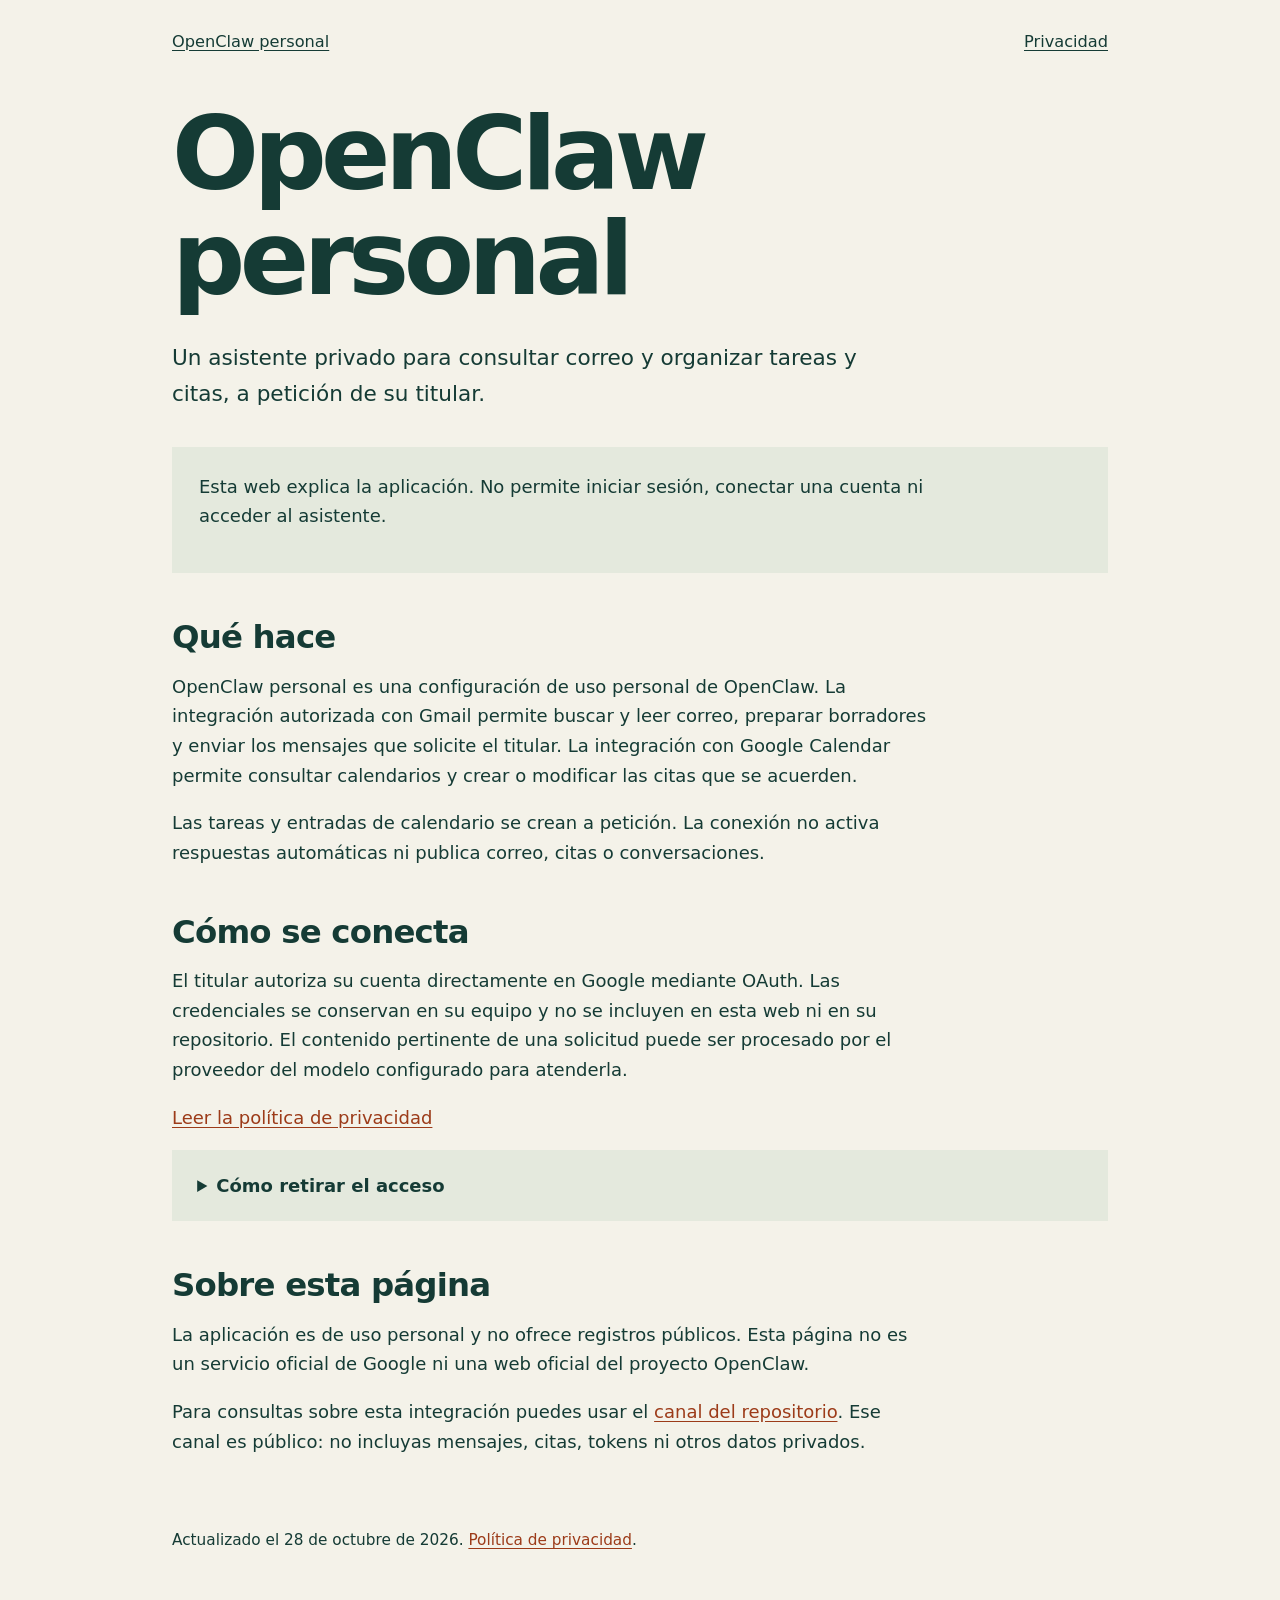
<file: index.html>
<!doctype html>
<html lang="es"><head><meta charset="utf-8"><meta name="viewport" content="width=device-width,initial-scale=1"><meta name="robots" content="noindex,nofollow,noarchive"><meta name="referrer" content="no-referrer"><title>OpenClaw personal — Información de la aplicación</title><meta name="description" content="Información sobre un asistente personal de uso privado y su integración con Gmail y Google Calendar."><link rel="stylesheet" href="style.css"><link rel="icon" href="data:,"></head><body>
<nav aria-label="Navegación"><a href="./" aria-current="page">OpenClaw personal</a><a href="privacy.html">Privacidad</a></nav>
<main><h1>OpenClaw<br>personal</h1><p class="intro">Un asistente privado para consultar correo y organizar tareas y citas, a petición de su titular.</p>
<div class="notice"><p>Esta web explica la aplicación. No permite iniciar sesión, conectar una cuenta ni acceder al asistente.</p></div>
<section><h2>Qué hace</h2><p>OpenClaw personal es una configuración de uso personal de OpenClaw. La integración autorizada con Gmail permite buscar y leer correo, preparar borradores y enviar los mensajes que solicite el titular. La integración con Google Calendar permite consultar calendarios y crear o modificar las citas que se acuerden.</p><p>Las tareas y entradas de calendario se crean a petición. La conexión no activa respuestas automáticas ni publica correo, citas o conversaciones.</p></section>
<section><h2>Cómo se conecta</h2><p>El titular autoriza su cuenta directamente en Google mediante OAuth. Las credenciales se conservan en su equipo y no se incluyen en esta web ni en su repositorio. El contenido pertinente de una solicitud puede ser procesado por el proveedor del modelo configurado para atenderla.</p><p><a href="privacy.html">Leer la política de privacidad</a></p>
<details><summary>Cómo retirar el acceso</summary><p>En tu cuenta de Google, abre <a href="https://myaccount.google.com/connections">Conexiones con aplicaciones y servicios de terceros</a>, selecciona la aplicación y retira el acceso. La aplicación dejará de poder consultar la cuenta hasta que vuelvas a autorizarla.</p></details></section>
<section><h2>Sobre esta página</h2><p>La aplicación es de uso personal y no ofrece registros públicos. Esta página no es un servicio oficial de Google ni una web oficial del proyecto OpenClaw.</p><p>Para consultas sobre esta integración puedes usar el <a href="https://github.com/Guille1799/openclaw-personal-info/issues">canal del repositorio</a>. Ese canal es público: no incluyas mensajes, citas, tokens ni otros datos privados.</p></section>
</main><footer><p>Actualizado el 28 de octubre de 2026. <a href="privacy.html">Política de privacidad</a>.</p></footer></body></html>
</file>
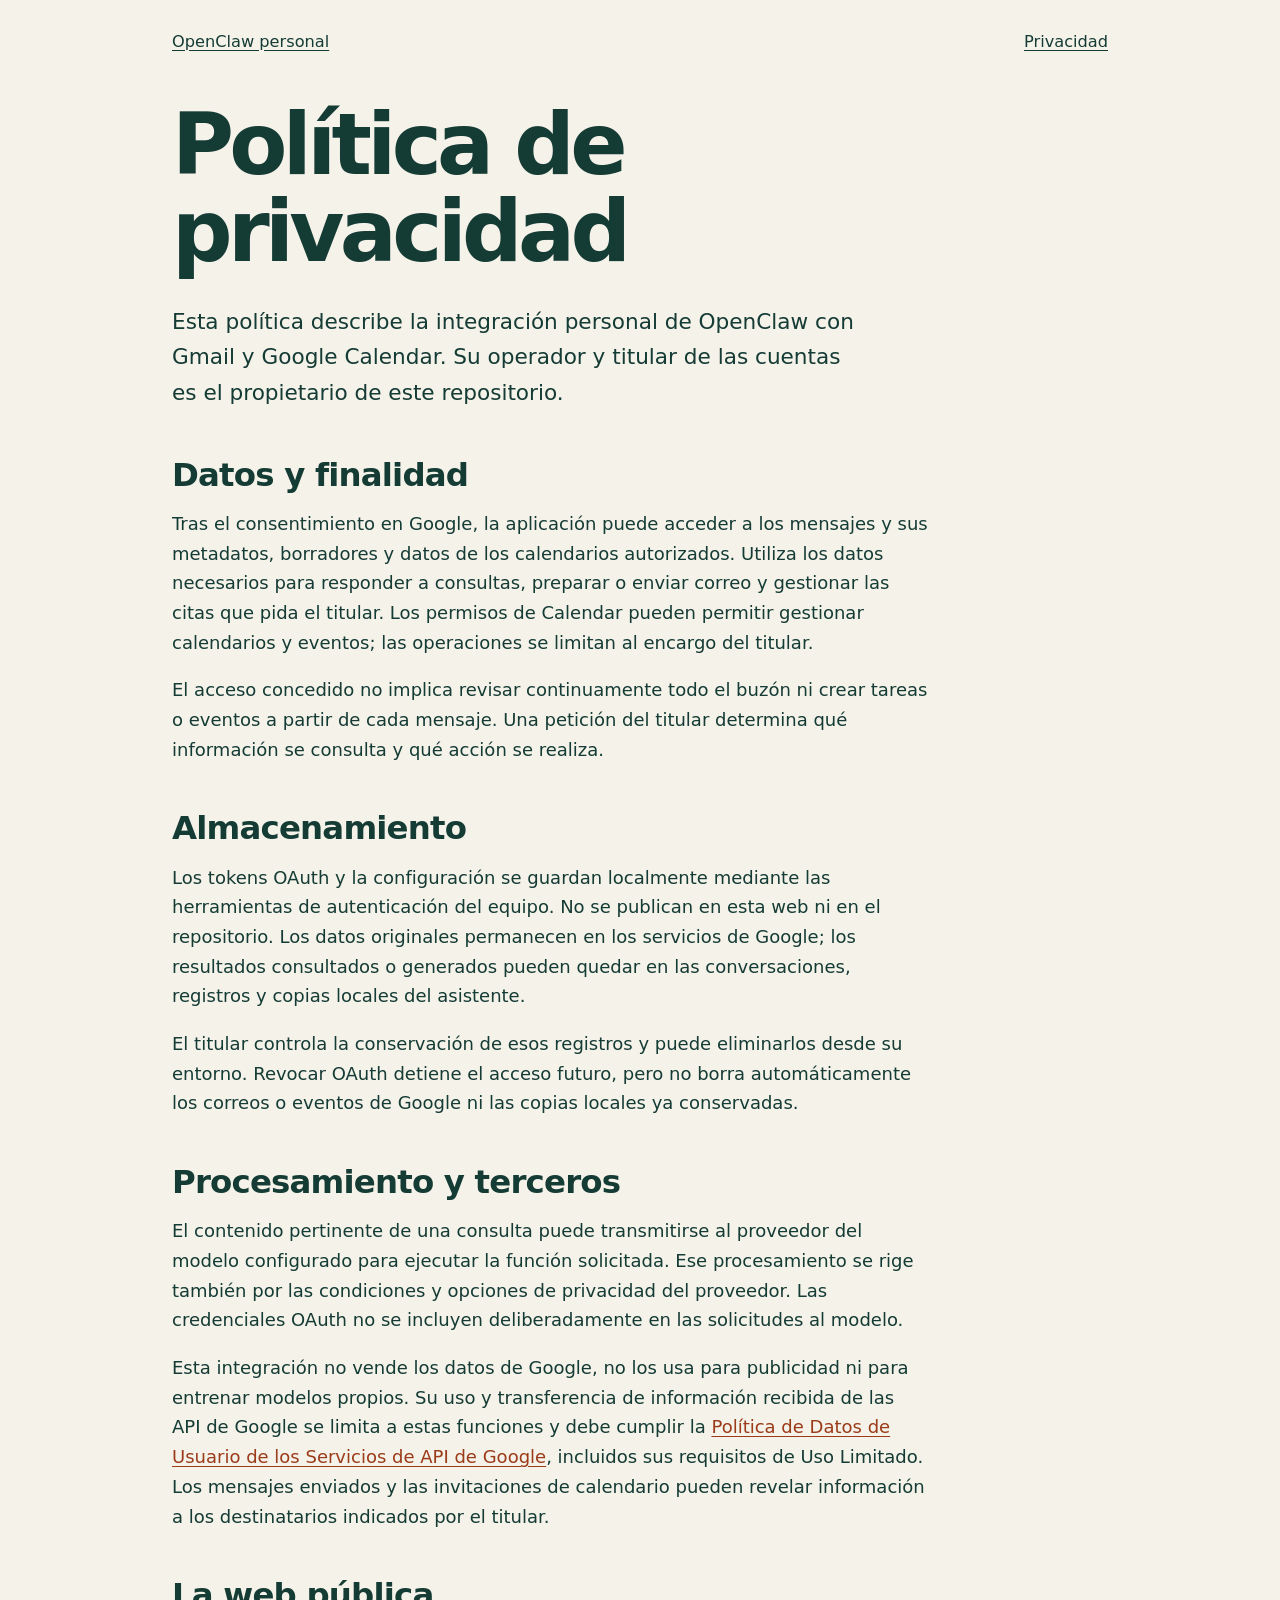
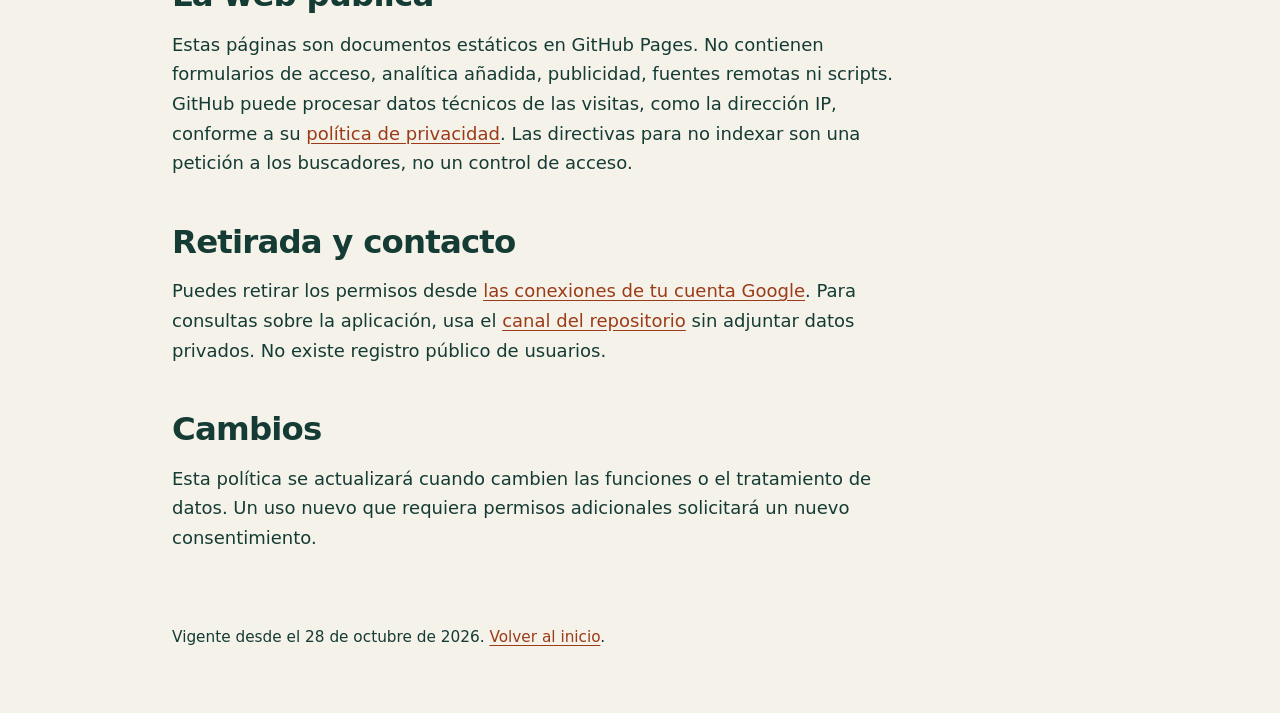
<file: privacy.html>
<!doctype html>
<html lang="es"><head><meta charset="utf-8"><meta name="viewport" content="width=device-width,initial-scale=1"><meta name="robots" content="noindex,nofollow,noarchive"><meta name="referrer" content="no-referrer"><title>Política de privacidad — OpenClaw personal</title><meta name="description" content="Uso, tratamiento y retirada del acceso a datos de Google en OpenClaw personal."><link rel="stylesheet" href="style.css"><link rel="icon" href="data:,"></head><body>
<nav aria-label="Navegación"><a href="./">OpenClaw personal</a><a href="privacy.html" aria-current="page">Privacidad</a></nav>
<main class="privacy"><h1>Política de<br>privacidad</h1><p class="intro">Esta política describe la integración personal de OpenClaw con Gmail y Google Calendar. Su operador y titular de las cuentas es el propietario de este repositorio.</p>
<section><h2>Datos y finalidad</h2><p>Tras el consentimiento en Google, la aplicación puede acceder a los mensajes y sus metadatos, borradores y datos de los calendarios autorizados. Utiliza los datos necesarios para responder a consultas, preparar o enviar correo y gestionar las citas que pida el titular. Los permisos de Calendar pueden permitir gestionar calendarios y eventos; las operaciones se limitan al encargo del titular.</p><p>El acceso concedido no implica revisar continuamente todo el buzón ni crear tareas o eventos a partir de cada mensaje. Una petición del titular determina qué información se consulta y qué acción se realiza.</p></section>
<section><h2>Almacenamiento</h2><p>Los tokens OAuth y la configuración se guardan localmente mediante las herramientas de autenticación del equipo. No se publican en esta web ni en el repositorio. Los datos originales permanecen en los servicios de Google; los resultados consultados o generados pueden quedar en las conversaciones, registros y copias locales del asistente.</p><p>El titular controla la conservación de esos registros y puede eliminarlos desde su entorno. Revocar OAuth detiene el acceso futuro, pero no borra automáticamente los correos o eventos de Google ni las copias locales ya conservadas.</p></section>
<section><h2>Procesamiento y terceros</h2><p>El contenido pertinente de una consulta puede transmitirse al proveedor del modelo configurado para ejecutar la función solicitada. Ese procesamiento se rige también por las condiciones y opciones de privacidad del proveedor. Las credenciales OAuth no se incluyen deliberadamente en las solicitudes al modelo.</p><p>Esta integración no vende los datos de Google, no los usa para publicidad ni para entrenar modelos propios. Su uso y transferencia de información recibida de las API de Google se limita a estas funciones y debe cumplir la <a href="https://developers.google.com/terms/api-services-user-data-policy">Política de Datos de Usuario de los Servicios de API de Google</a>, incluidos sus requisitos de Uso Limitado. Los mensajes enviados y las invitaciones de calendario pueden revelar información a los destinatarios indicados por el titular.</p></section>
<section><h2>La web pública</h2><p>Estas páginas son documentos estáticos en GitHub Pages. No contienen formularios de acceso, analítica añadida, publicidad, fuentes remotas ni scripts. GitHub puede procesar datos técnicos de las visitas, como la dirección IP, conforme a su <a href="https://docs.github.com/en/site-policy/privacy-policies/github-general-privacy-statement">política de privacidad</a>. Las directivas para no indexar son una petición a los buscadores, no un control de acceso.</p></section>
<section><h2>Retirada y contacto</h2><p>Puedes retirar los permisos desde <a href="https://myaccount.google.com/connections">las conexiones de tu cuenta Google</a>. Para consultas sobre la aplicación, usa el <a href="https://github.com/Guille1799/openclaw-personal-info/issues">canal del repositorio</a> sin adjuntar datos privados. No existe registro público de usuarios.</p></section>
<section><h2>Cambios</h2><p>Esta política se actualizará cuando cambien las funciones o el tratamiento de datos. Un uso nuevo que requiera permisos adicionales solicitará un nuevo consentimiento.</p></section>
</main><footer><p>Vigente desde el 28 de octubre de 2026. <a href="./">Volver al inicio</a>.</p></footer></body></html>
</file>
<file: style.css>
:root{color-scheme:light;--ink:#153b35;--paper:#f4f2e9;--accent:#9c3b19}*{box-sizing:border-box}html{font-size:18px}body{margin:0;background:var(--paper);color:var(--ink);font-family:system-ui,-apple-system,BlinkMacSystemFont,"Segoe UI",sans-serif;line-height:1.65}main,nav,footer{width:min(100% - 3rem,52rem);margin-inline:auto}nav{display:flex;justify-content:space-between;gap:1rem;padding-block:1.6rem;font-size:.9rem}nav a{color:inherit}a{color:var(--accent);text-underline-offset:.18em}a:focus-visible,summary:focus-visible{outline:3px solid var(--accent);outline-offset:5px}h1{font-size:clamp(2.8rem,8vw,5.8rem);line-height:1.02;letter-spacing:-.055em;max-width:11ch;margin:1rem 0 1.6rem}h2{font-size:clamp(1.35rem,3.4vw,1.8rem);line-height:1.2;letter-spacing:-.025em;margin:0 0 .8rem}p{margin:0 0 1rem;max-width:66ch}.intro{font-size:1.2rem;max-width:50ch}section{margin-block:2.5rem}ul{padding-left:1.2rem}li{padding-left:.2rem;margin-bottom:.65rem}.notice{background:#e4e9dd;padding:1.35rem 1.5rem;margin-block:2rem}details{margin-top:1rem;padding:1.15rem 1.4rem;background:#e4e9dd}summary{cursor:pointer;font-weight:650}details p{margin-top:1rem}footer{padding-block:1.5rem 2.5rem;font-size:.85rem}.privacy h1{font-size:clamp(2.6rem,7vw,4.7rem);max-width:15ch}@media(max-width:480px){html{font-size:17px}main,nav,footer{width:calc(100% - 2rem)}nav{padding-block:1.1rem;font-size:.85rem}.intro{font-size:1.1rem}section{margin-block:2rem}.notice,details{padding:1.1rem}h1{margin-top:1.5rem}}
</file>
